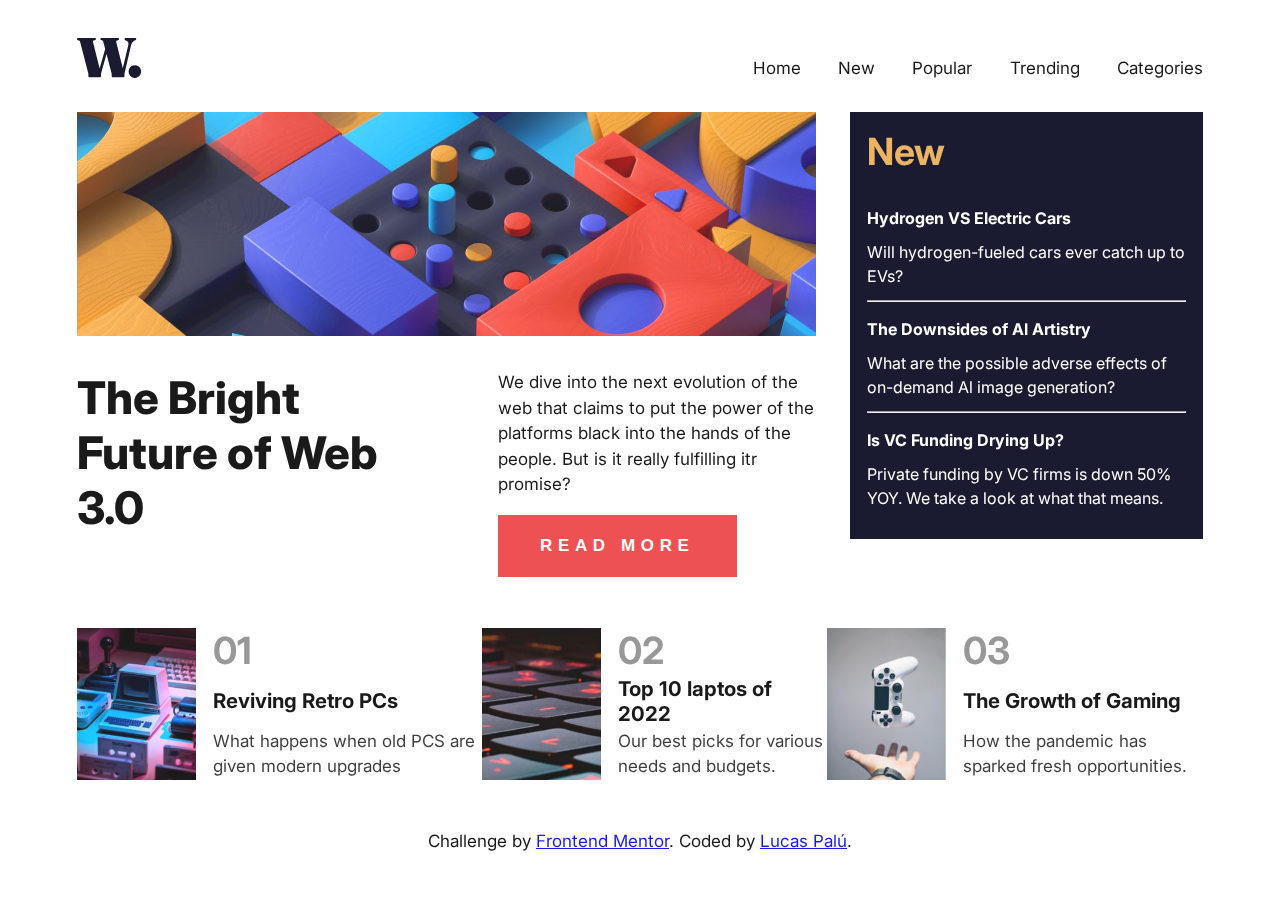
<file: index.html>
<!DOCTYPE html>
<html lang="en">
<head>
  <meta charset="UTF-8">
  <meta http-equiv="X-UA-Compatible" content="IE=edge">
  <meta name="viewport" content="width=device-width, initial-scale=1.0">
  <title>News homepage main</title>
  <link rel="preconnect" href="https://fonts.googleapis.com">
  <link rel="preconnect" href="https://fonts.gstatic.com" crossorigin>
  <link href="https://fonts.googleapis.com/css2?family=Inter:wght@100;200;300;400;500;600;700;800;900&display=swap" rel="stylesheet">
  <link rel="stylesheet" href="index.css">
</head>
<body>
  <!-- HEADER -->
  <header>
    <img src="assets/images/logo.svg" alt="logo header">
    <nav>
      <ul class="list-header">
        <li>Home</li>
        <li>New</li>
        <li>Popular</li>
        <li>Trending</li>
        <li>Categories</li>
      </ul>
      <button><img src="assets/images/icon-menu.svg" alt="nav-bar"></button>
    </nav>
  </header>
    <!-- HEADER -->
    <!-- MAIN MAIN MAIN -->
  <main>
      <!-- GRID MAIN -->
    <section id="container-grid">
      <!-- IMG MAIN -->
      <div class="img-main">
        
      </div>
      <!-- IMG MAIN -->
      <!-- TEXT MAIN -->
      <div class="text-main">
        <h2>The Bright Future of Web 3.0</h2>
        <div>
          <p>We dive into the next evolution of the web that claims to put the power of the platforms black into the hands of the people. But is it really fulfilling itr promise?</p>
          <button>READ MORE</button>
        </div>
      </div>
      <!-- TEXT MAIN -->
      <!-- ASIDE MAN -->

      <div class="aside-main">
        <h3>New</h3>

        <h4>Hydrogen VS Electric Cars</h4>
        <p>Will hydrogen-fueled cars ever catch up to EVs?</p>
        <hr>

        <h4>The Downsides of Al Artistry</h4>
        <p>What are the possible adverse effects of on-demand Al image generation?</p>
        <hr>

        <h4>Is VC Funding Drying Up?</h4>
        <p>Private funding by VC firms is down 50% YOY. We take a look at what that means.</p>
      </div>
    </section>
        <!-- GRID MAIN -->
        <!-- FLEX MAIN -->
    <div id="container-flex">
        <div class="flexbox1">
          <img class="img1" src="assets/images/image-retro-pcs.jpg" alt="">
          <div>
            <h3>01</h3>
            <h5>Reviving Retro PCs</h5>
            <p>What happens when old PCS are given modern upgrades</p>
          </div>
        </div>
        <div class="flexbox2">
          <img class="img2" src="assets/images/image-top-laptops.jpg" alt="">
          <div>
            <h3>02</h3>
            <h5>Top 10 laptos of 2022</h5>
            <p>Our best picks for various needs and budgets.</p>
          </div>
        </div>
        <div class="flexbox3">
          <img class="img3" src="assets/images/image-gaming-growth.jpg" alt="">
          <div>
            <h3>03</h3>
            <h5>The Growth of Gaming</h5>
            <p>How the pandemic has sparked fresh opportunities.</p>
          </div>
        </div>
    </div>
    <div class="attribution" style="text-align: center; margin-top: 3rem">
      Challenge by <a href="https://www.frontendmentor.io?ref=challenge" target="_blank">Frontend Mentor</a>. 
      Coded by <a href="https://www.frontendmentor.io/profile/lucasmpalu">Lucas Palú</a>.
    </div>
           <!-- FLEX MAIN -->
  </main>
</body>
</html>
</file>
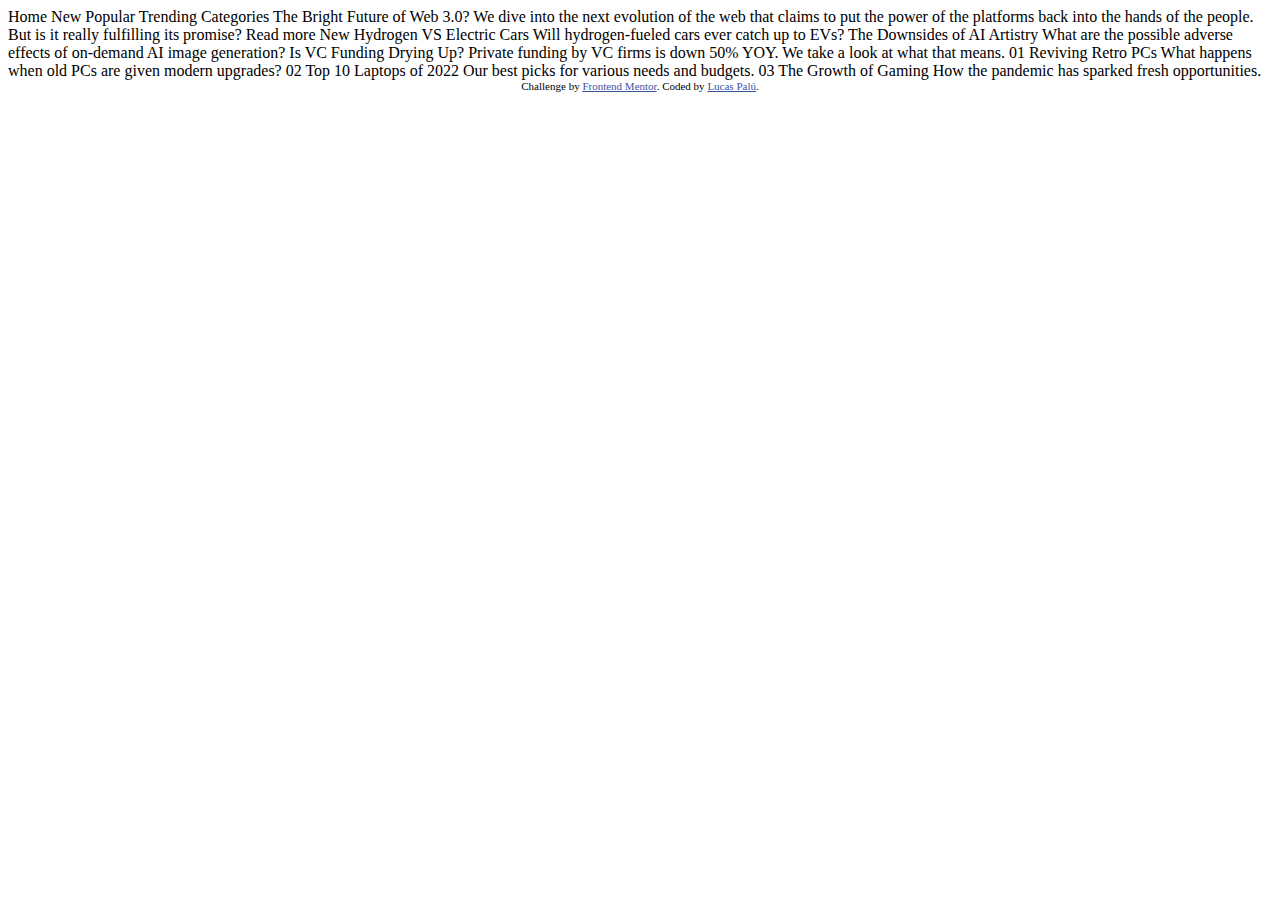
<file: news-homepage-main/index.html>
<!DOCTYPE html>
<html lang="en">
<head>
  <meta charset="UTF-8">
  <meta name="viewport" content="width=device-width, initial-scale=1.0"> <!-- displays site properly based on user's device -->

  <link rel="icon" type="image/png" sizes="32x32" href="./images/favicon-32x32.png">
  
  <title>Frontend Mentor | News homepage</title>

  <!-- Feel free to remove these styles or customise in your own stylesheet 👍 -->
  <style>
    .attribution { font-size: 11px; text-align: center; }
    .attribution a { color: hsl(228, 45%, 44%); }
  </style>
</head>
<body>

  Home
  New
  Popular
  Trending
  Categories

  The Bright Future of Web 3.0?

  We dive into the next evolution of the web that claims to put the power of the platforms back into the hands of the people. 
  But is it really fulfilling its promise?

  Read more

  New 

  Hydrogen VS Electric Cars
  Will hydrogen-fueled cars ever catch up to EVs?

  The Downsides of AI Artistry
  What are the possible adverse effects of on-demand AI image generation?

  Is VC Funding Drying Up?
  Private funding by VC firms is down 50% YOY. We take a look at what that means.

  01
  Reviving Retro PCs
  What happens when old PCs are given modern upgrades?

  02
  Top 10 Laptops of 2022
  Our best picks for various needs and budgets.

  03
  The Growth of Gaming
  How the pandemic has sparked fresh opportunities.
  
  <div class="attribution">
    Challenge by <a href="https://www.frontendmentor.io?ref=challenge" target="_blank">Frontend Mentor</a>. 
    Coded by <a href="#">Lucas Palú</a>.
  </div>
</body>
</html>
</file>
<file: index.css>
html {font-size: 16px;
font-family: 'Inter', sans-serif;
;}

* {
    padding: 0;
    margin: 0;
    box-sizing: border-box;
}

header ul {
    display: none;
}


body {height: 100%;
    background-color: white;
    padding: 1.5rem 1rem;
    opacity: 0.9;
}
p  {font-size: 1rem; line-height: 150%; font-weight: 400;}
h2 {font-size: 2.65rem; font-weight: 800;}
h3 {font-size: 2.2rem; font-weight: 700;}
h4 {font-size: 1.5rem;}
h5 {font-size: 1.2rem;}

header {
    display: flex;
    justify-content: space-between;
    
}

nav {
    display: flex;
    align-items: center;
}

header button { background-color: inherit;
    border: none;
}

main {

}

#container-grid {
    display: grid;
    grid-template-columns: 1fr;
    row-gap: 2rem;
    margin: 2rem 0rem;
    
}

.img-main {
    width: 100%;
    height: 45vh;
    background-image: url('assets/images/image-web-3-mobile.jpg');
    background-size: cover;
}

.text-main {
    

}
.text-main h2, .text-main div p, .text-main button {
    margin-bottom: 1rem
}

.text-main button {
    background-color: rgb(234, 40, 43);
    padding: 1.25rem 2.5rem;
    text-align: center;
    color: white;
    font-size: 1rem;
    font-weight: 600;
    letter-spacing: 0.33rem;
    border: none;
    opacity: 0.9;
}

/* ASIDE ASIDE ASIDE */

.aside-main {
    background-color: rgb(0, 0, 25);
    color: white;
    padding: 1rem;

}

.aside-main > * {
    margin-bottom: 1rem;
}

.aside-main h3 {margin-bottom: 2rem;
color: hsl(35, 77%, 62%)}


/* CONTAINER FLEX */

/* #container-flex {} */

#container-flex > div {
    display: flex;
    padding: 1rem;
    margin: 2rem 0rem;
}

#container-flex h3 {opacity: 0.45;}
#container-flex h5 {font-weight: 700;}
#container-flex p {opacity: 0.85;}

#container-flex div div {display: flex; flex-direction: column; justify-content: space-between;
}
.img1 {
    margin-right: 1rem;
    min-width: 5rem;
    max-width: 7rem;
    transform: scale(1.1);
}

.img2 {
    margin-right: 1rem;
    min-width: 5rem;
    max-width: 7rem;
    transform: scale(1.1);}

.img3 {
    margin-right: 1rem;
    width: auto;
    min-width: 5rem;
    max-width: 7rem;
    transform: scale(1.1);
}

/* MEDIA QUERY MEDIA QUERTY MEDIA QUERY */
/* MEDIA QUERY MEDIA QUERTY MEDIA QUERY */
/* MEDIA QUERY MEDIA QUERTY MEDIA QUERY */
/* MEDIA QUERY MEDIA QUERTY MEDIA QUERY */

@media (min-width: 1024px) {

html { font-size: 17px;}

main {display: flex;
    flex-direction: column;}

body {padding: 3% 6%;
    }

header button {
        display: none;
    }

header nav ul {
    display: flex;
    align-items: flex-end;
    justify-content: space-between;
    width: 100%;
    height: 100%;
    list-style-type: none;
}

header nav ul li:hover, .aside-main h4:hover { color: hsl(35, 77%, 62%);

}

#container-flex div div h5:hover{ color: rgb(234, 40, 43);}

header nav {width: 40%;}

#container-grid {display: grid; 
    width: 100%;
    grid-template-columns: repeat(3, 1fr);
    grid-template-rows: repeat(2, 1fr);
    grid-template-areas: "img img aside"
                         "text text aside";
    gap: 2rem;
}

.text-main {
display: flex; justify-content: flex-start;
}

.text-main h2, .text-main div {
    width: 50%
    }

.text-main div {
        padding-left: 3rem;
    }
.text-main div button:hover { background-color:rgb(0, 0, 25)
}


.aside-main {
    max-height: max-content;
    display: flex;
    flex-direction: column;
    justify-content: space-between;
}


.img-main {grid-area: img; 
background-image: url('assets/images/image-web-3-desktop.jpg');
background-size: cover;
background-position: center;
width: 100%;
height: 100%;}

.text-main {grid-area: text;
    display: flex;
    justify-content: space-around;
align-items: flex-start;}




.aside-main {grid-area: aside;
/* height: auto;
padding: auto;} */
}

.aside-main h4, .aside-main p {
    font-size: 16px;
    margin-bottom: 0.7rem;
}

#container-flex {display: flex;
    width: 100%;
    height: 100%;
    justify-content: space-between;
    padding: 0;

}
#container-flex > * {
    margin: 0px!important; padding: 0rem!important;
}

#container-flex img { width: 100%;
    height: 100%;
    transform: scale(1);
    object-fit: cover;

}

}
</file>
